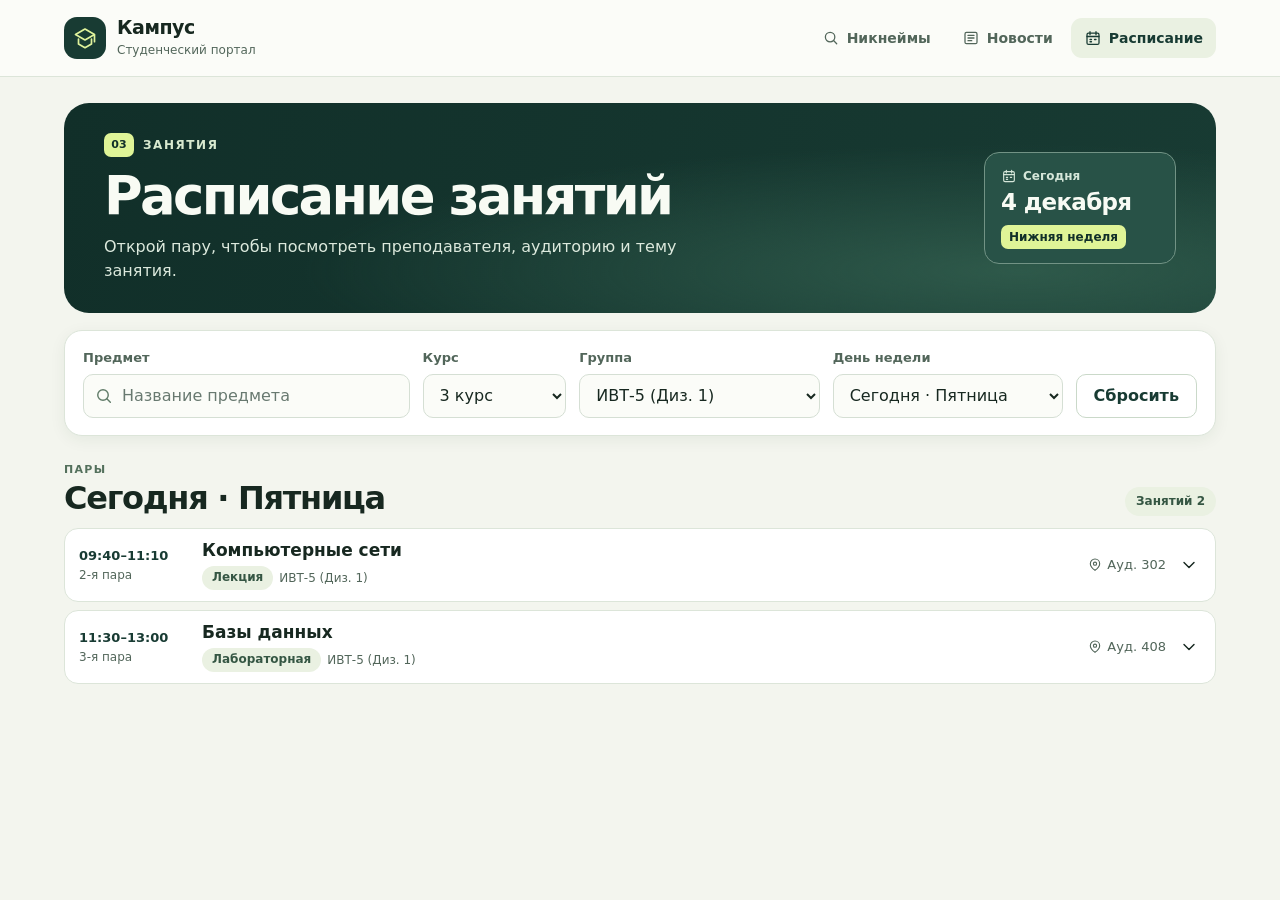
<file: schedule.html>
<!doctype html>
<html lang="ru">
<head>
  <meta charset="utf-8">
  <meta name="viewport" content="width=device-width, initial-scale=1">
  <title>Расписание занятий · Кампус</title>
  <link rel="icon" href="assets/favicon.svg" type="image/svg+xml">
  <link rel="stylesheet" href="assets/styles.css">
  <script type="module" src="js/schedule.js"></script>
</head>
<body>
  <header class="site-header">
    <div class="frame header-inner">
      <a class="brand" href="index.html">
        <img src="assets/favicon.svg" width="42" height="42" alt="">
        <span><strong>Кампус</strong><small>Студенческий портал</small></span>
      </a>
      <nav class="main-nav" aria-label="Разделы сайта">
        <a href="index.html"><svg class="icon" aria-hidden="true"><use href="assets/icons.svg#search"></use></svg>Никнеймы</a>
        <a href="news.html"><svg class="icon" aria-hidden="true"><use href="assets/icons.svg#news"></use></svg>Новости</a>
        <a href="schedule.html" aria-current="page"><svg class="icon" aria-hidden="true"><use href="assets/icons.svg#calendar"></use></svg>Расписание</a>
      </nav>
    </div>
  </header>

  <main class="frame">
    <section class="hero hero--schedule" aria-labelledby="page-title">
      <div class="hero-copy">
        <p class="eyebrow"><span>03</span> Занятия</p>
        <h1 id="page-title">Расписание занятий</h1>
        <p class="hero-description">Открой пару, чтобы посмотреть преподавателя, аудиторию и тему занятия.</p>
      </div>
      <div class="week-card" id="week-card" tabindex="0" aria-describedby="week-number" hidden>
        <span class="week-card-label"><svg class="icon" aria-hidden="true"><use href="assets/icons.svg#calendar"></use></svg> Сегодня</span>
        <time id="today-date"></time>
        <span class="week-parity" id="week-parity"></span>
        <span class="week-number" id="week-number" role="tooltip"></span>
      </div>
    </section>

    <form id="schedule-form" class="toolbar toolbar--schedule" role="search" aria-label="Фильтры расписания">
      <label class="field field--grow">
        <span>Предмет</span>
        <span class="input-wrap">
          <svg class="icon" aria-hidden="true"><use href="assets/icons.svg#search"></use></svg>
          <input id="schedule-query" name="query" type="search" maxlength="120" autocomplete="off" placeholder="Название предмета" disabled>
        </span>
      </label>
      <label class="field">
        <span>Курс</span>
        <select id="schedule-course" name="course" disabled><option value="all">Все курсы</option></select>
      </label>
      <label class="field">
        <span>Группа</span>
        <select id="schedule-group" name="group" disabled><option value="all">Все группы</option></select>
      </label>
      <label class="field">
        <span>День недели</span>
        <select id="schedule-day" name="day" disabled><option value="today">Сегодня</option></select>
      </label>
      <button class="button button--outline" id="reset-schedule" type="reset" disabled>Сбросить</button>
    </form>

    <section class="results" aria-labelledby="schedule-heading">
      <div class="section-bar">
        <div>
          <p class="kicker">Пары</p>
          <h2 id="schedule-heading">Сегодня</h2>
        </div>
        <span class="count-pill" id="schedule-count" hidden></span>
      </div>
      <p class="status" id="schedule-status" role="status" hidden></p>
      <div class="schedule-list" id="schedule-list"></div>
    </section>
    <noscript>Для расписания нужно включить JavaScript.</noscript>
  </main>
</body>
</html>
</file>
<file: assets/styles.css>
:root {
  color-scheme: light;
  --background: #f3f5ee;
  --surface: #fff;
  --ink: #172820;
  --muted: #52665a;
  --line: #dce5d9;
  --pine: #183b33;
  --pine-dark: #112f29;
  --accent: #dff497;
  --soft: #eaf1e2;
  --restored: #e8f5e3;
  --restored-line: #8bba7f;
  --error: #87362d;
  font: 16px/1.5 "Segoe UI", system-ui, sans-serif;
  color: var(--ink);
  background: var(--background);
}

*, *::before, *::after { box-sizing: border-box; }
[hidden] { display: none !important; }
body { margin: 0; min-width: 280px; }
h1, h2, h3, p { margin: 0; }
button, input, select { font: inherit; }
button { color: inherit; }
a { color: inherit; text-decoration: none; }
button, select { cursor: pointer; }
button:disabled, select:disabled { cursor: default; }
:focus-visible { outline: 3px solid #608d44; outline-offset: 3px; }

.icon {
  width: 20px;
  height: 20px;
  flex: none;
  fill: none;
  stroke: currentColor;
  stroke-width: 1.7;
  stroke-linecap: round;
  stroke-linejoin: round;
}

.frame {
  width: min(1152px, calc(100% - 48px));
  margin-inline: auto;
}

.site-header {
  background: #fbfcf8;
  border-bottom: 1px solid var(--line);
}

.header-inner {
  min-height: 76px;
  display: flex;
  align-items: center;
  justify-content: space-between;
  gap: 20px;
}

.brand { display: inline-flex; align-items: center; gap: 11px; }
.brand img { flex: none; }
.brand strong, .brand small { display: block; }
.brand strong { font-size: 19px; line-height: 1.15; letter-spacing: -.025em; }
.brand small { color: var(--muted); font-size: 12px; margin-top: 3px; }

.main-nav { display: flex; align-items: center; gap: 5px; }
.main-nav a {
  display: inline-flex;
  align-items: center;
  justify-content: center;
  gap: 7px;
  min-height: 40px;
  padding: 7px 13px;
  border-radius: 11px;
  color: var(--muted);
  font-size: 14px;
  font-weight: 600;
}
.main-nav a:hover { background: #eef3ea; color: var(--ink); }
.main-nav a[aria-current="page"] { background: var(--soft); color: var(--pine); }
.main-nav .icon { width: 18px; height: 18px; }

main.frame { padding-block: 26px 50px; }

.hero {
  position: relative;
  isolation: isolate;
  display: flex;
  align-items: center;
  justify-content: space-between;
  gap: 26px;
  min-height: 204px;
  padding: 30px 40px;
  border-radius: 25px;
  color: #f8fbf4;
  background: radial-gradient(ellipse at 83% 80%, #2e594a 0, transparent 53%),
              linear-gradient(105deg, var(--pine-dark), var(--pine));
}

.hero--news {
  background: radial-gradient(ellipse at 85% 20%, #38614e 0, transparent 55%),
              linear-gradient(105deg, #172f29, #214439);
}

.hero-copy { min-width: 0; }
.eyebrow {
  display: flex;
  align-items: center;
  gap: 9px;
  font-size: 12px;
  font-weight: 700;
  letter-spacing: .13em;
  text-transform: uppercase;
  color: #d8e9cf;
}

.eyebrow span {
  display: grid;
  place-items: center;
  width: 30px;
  height: 24px;
  border-radius: 7px;
  background: var(--accent);
  color: var(--pine-dark);
  font-size: 11px;
  letter-spacing: .02em;
}

.hero h1 {
  margin-top: 10px;
  font-size: clamp(2rem, 4.4vw, 3.3rem);
  font-weight: 750;
  line-height: 1.08;
  letter-spacing: -.05em;
}

.hero-description {
  margin-top: 11px;
  max-width: 580px;
  font-size: 16px;
  color: #dce9dd;
}

.hero-art { flex: none; width: 278px; height: 144px; }

.toolbar {
  display: grid;
  grid-template-columns: minmax(0, 1fr) minmax(158px, 210px) auto;
  align-items: end;
  gap: 13px;
  margin-top: 17px;
  padding: 17px 18px;
  border: 1px solid var(--line);
  border-radius: 18px;
  background: var(--surface);
  box-shadow: 0 4px 16px #153a2510;
}

.toolbar--schedule {
  grid-template-columns: minmax(0, 1.25fr) minmax(88px, .55fr) minmax(145px, .92fr) minmax(148px, .88fr) auto;
}

.field { display: grid; gap: 6px; min-width: 0; }
.field > span:first-child { font-size: 13px; font-weight: 650; color: var(--muted); }
.field input, .field select {
  width: 100%;
  height: 44px;
  min-width: 0;
  padding: 0 12px;
  border: 1px solid #d5dfd4;
  border-radius: 10px;
  background: #fbfcf8;
  color: var(--ink);
}

.field input::placeholder { color: #687970; opacity: 1; }
.field input:focus, .field select:focus {
  border-color: #729a61;
  outline: 2px solid #c8ddb9;
  outline-offset: 0;
}
.field--restored input, .field--restored select {
  background: var(--restored);
  border-color: var(--restored-line);
}
.input-wrap { position: relative; display: block; }
.input-wrap .icon {
  position: absolute;
  inset: 12px auto auto 11px;
  pointer-events: none;
  color: #617c69;
}
.input-wrap input { padding-left: 38px; }

.button {
  min-height: 44px;
  display: inline-flex;
  align-items: center;
  justify-content: center;
  gap: 8px;
  border: 1px solid transparent;
  border-radius: 10px;
  padding: 9px 17px;
  font-weight: 650;
  line-height: 1.2;
  white-space: nowrap;
}
.button--primary { background: var(--pine); color: #fff; }
.button--primary:hover:not(:disabled) { background: #245447; }
.button--outline { border-color: #cad9c9; background: #fff; color: var(--pine); }
.button--outline:hover:not(:disabled) { border-color: #96b28c; background: #f0f6ec; }
.button:disabled { opacity: .56; }
.button--small { min-height: 38px; padding: 7px 13px; font-size: 14px; }
.icon-button { min-height: 40px; width: 40px; padding: 0; background: var(--soft); }
.icon-button:hover { background: #dcebd4; }

.results { margin-top: 26px; }
.section-bar {
  display: flex;
  align-items: end;
  justify-content: space-between;
  gap: 12px;
  margin-bottom: 12px;
}
.kicker {
  color: #53705c;
  font-size: 11px;
  font-weight: 750;
  letter-spacing: .12em;
  text-transform: uppercase;
}
.section-bar h2 {
  margin-top: 2px;
  font-size: clamp(1.6rem, 3vw, 2rem);
  line-height: 1.13;
  letter-spacing: -.04em;
}
.count-pill, .tag {
  display: inline-flex;
  align-items: center;
  gap: 5px;
  border-radius: 999px;
  padding: 4px 10px;
  background: var(--soft);
  color: #355643;
  font-size: 12px;
  font-weight: 650;
  line-height: 1.3;
}
.count-pill { padding: 7px 11px; font-variant-numeric: tabular-nums; }
.status {
  margin-bottom: 11px;
  padding: 9px 12px;
  border: 1px solid var(--line);
  border-radius: 9px;
  background: #fbfcf8;
  color: var(--muted);
  font-size: 14px;
}
.status--restored { background: var(--restored); border-color: var(--restored-line); color: #31532b; }
.status--error { background: #fff1ed; border-color: #edc7bd; color: var(--error); }
.selection { margin-bottom: 10px; color: #355643; font-size: 14px; font-weight: 650; }
.empty-state {
  padding: 24px;
  border: 1px solid var(--line);
  border-radius: 13px;
  background: #fff;
  color: var(--muted);
  text-align: center;
}

.nickname-list {
  display: grid;
  gap: 7px;
  margin: 0;
  padding: 0;
  list-style: none;
}
.nickname-row {
  display: flex;
  align-items: center;
  gap: 13px;
  min-height: 64px;
  padding: 10px 13px;
  border: 1px solid var(--line);
  border-radius: 13px;
  background: var(--surface);
}
.nickname-row--selected { border-color: #84a579; box-shadow: inset 0 0 0 1px #84a579; }
.avatar {
  display: grid;
  place-items: center;
  flex: none;
  width: 39px;
  height: 39px;
  border-radius: 10px;
  background: #e6efda;
  color: #345631;
  font-size: 13px;
  font-weight: 750;
}
.avatar[data-tone="1"] { background: #efe9da; color: #645229; }
.avatar[data-tone="2"] { background: #e3eee9; color: #295d4c; }
.avatar[data-tone="3"] { background: #eeebf6; color: #574472; }
.nickname-info { flex: 1; min-width: 0; }
.nickname-name { font-size: 16px; font-weight: 700; overflow-wrap: anywhere; }
.nickname-category { color: var(--muted); font-size: 13px; }
.list-footer { display: flex; justify-content: center; padding-top: 15px; }
.from-cookie { background: #f1f9ed; border-color: #afd1a6; box-shadow: inset 3px 0 #8bba7f; }

.news-list { display: grid; grid-template-columns: repeat(2, minmax(0, 1fr)); gap: 12px; }
.news-list > .empty-state { grid-column: 1 / -1; }
.news-card {
  display: flex;
  flex-direction: column;
  min-width: 0;
  gap: 8px;
  padding: 18px;
  border: 1px solid var(--line);
  border-radius: 15px;
  background: var(--surface);
}
.news-card.from-cookie { background: #f1f9ed; border-color: #afd1a6; }
.news-card:first-child { grid-column: 1 / -1; }
.article-meta { display: flex; align-items: center; flex-wrap: wrap; gap: 10px; }
.article-meta time { color: var(--muted); font-size: 13px; }
.news-card h3 { font-size: 20px; line-height: 1.25; letter-spacing: -.025em; overflow-wrap: anywhere; }
.news-card:first-child h3 { font-size: 24px; }
.news-summary { color: var(--muted); overflow-wrap: anywhere; }
.news-card .button { align-self: flex-start; margin-top: auto; }

.pagination { display: flex; justify-content: center; flex-wrap: wrap; gap: 7px; padding-top: 18px; }
.pagination .button { min-width: 40px; min-height: 40px; padding: 7px 11px; }
.pagination .button[aria-current="page"] { background: var(--pine); color: #fff; border-color: var(--pine); }

.news-dialog {
  width: min(660px, calc(100% - 28px));
  max-height: calc(100dvh - 32px);
  border: 1px solid var(--line);
  border-radius: 20px;
  padding: 23px;
  background: var(--surface);
  color: var(--ink);
  box-shadow: 0 22px 60px #142d2366;
}
.news-dialog::backdrop { background: #10271db0; }
.dialog-top { display: flex; align-items: center; justify-content: space-between; gap: 16px; margin-bottom: 12px; }
.news-dialog h2 { margin-block: 9px 13px; font-size: clamp(1.6rem, 4vw, 2rem); line-height: 1.17; letter-spacing: -.035em; }
.article-body { display: grid; gap: 11px; color: #31483b; overflow-wrap: anywhere; }

.week-card {
  position: relative;
  display: grid;
  flex: none;
  gap: 4px;
  min-width: 192px;
  padding: 14px 16px;
  border: 1px solid #729385;
  border-radius: 15px;
  background: #285247;
}
.week-card-label { display: flex; align-items: center; gap: 6px; color: #d5e6d9; font-size: 12px; font-weight: 650; }
.week-card-label .icon { width: 16px; height: 16px; }
.week-card time { font-size: 23px; font-weight: 700; letter-spacing: -.03em; line-height: 1.15; }
.week-parity {
  justify-self: start;
  margin-top: 5px;
  padding: 3px 8px;
  border-radius: 7px;
  color: var(--pine-dark);
  background: var(--accent);
  font-size: 12px;
  font-weight: 700;
}
.week-number {
  position: absolute;
  z-index: 1;
  top: calc(100% + 5px);
  right: 0;
  padding: 7px 10px;
  border-radius: 8px;
  color: #fff;
  background: var(--pine-dark);
  box-shadow: 0 4px 12px #17282035;
  font-size: 13px;
  white-space: nowrap;
  visibility: hidden;
}
.week-card:hover .week-number, .week-card:focus .week-number { visibility: visible; }

.schedule-list { display: grid; gap: 8px; }
.lesson {
  overflow: hidden;
  border: 1px solid var(--line);
  border-radius: 14px;
  background: var(--surface);
}
.lesson[open] { border-color: #a9bfa5; }
.lesson summary {
  display: grid;
  grid-template-columns: 110px minmax(0, 1fr) auto 22px;
  align-items: center;
  gap: 13px;
  min-height: 70px;
  padding: 11px 14px;
  cursor: pointer;
  list-style: none;
}
.lesson summary:focus-visible { outline-offset: -3px; }
.lesson summary::-webkit-details-marker { display: none; }
.lesson summary:hover { background: #f9fbf6; }
.lesson-clock { color: var(--pine); font-size: 13px; font-weight: 700; font-variant-numeric: tabular-nums; }
.lesson-clock small { display: block; color: var(--muted); font-size: 12px; font-weight: 500; }
.lesson-subject { display: block; font-size: 17px; font-weight: 700; line-height: 1.25; overflow-wrap: anywhere; }
.lesson-meta { display: flex; align-items: center; flex-wrap: wrap; gap: 6px; margin-top: 5px; color: var(--muted); font-size: 12px; }
.lesson-room { display: inline-flex; align-items: center; gap: 4px; color: var(--muted); font-size: 13px; }
.lesson-room .icon { width: 16px; height: 16px; }
.lesson[open] .lesson-chevron { transform: rotate(180deg); }
.lesson-details { padding: 14px 17px 16px; border-top: 1px solid var(--line); background: #f9fbf7; }
.lesson-details dl { display: grid; grid-template-columns: repeat(3, minmax(0, 1fr)); gap: 13px; margin: 0; }
.lesson-details dt { color: var(--muted); font-size: 12px; }
.lesson-details dd { margin: 2px 0 0; font-size: 15px; font-weight: 600; overflow-wrap: anywhere; }
.lesson-topic { margin-top: 12px; color: #334d3f; font-size: 14px; }

@media (max-width: 900px) {
  .toolbar--schedule { grid-template-columns: repeat(2, minmax(0, 1fr)); }
  .toolbar--schedule > button { justify-self: start; }
  .hero-art { width: 230px; height: 135px; }
}

@media (max-width: 640px) {
  .frame { width: calc(100% - 28px); }
  .header-inner { align-items: start; flex-direction: column; gap: 9px; padding-block: 11px; }
  .main-nav { width: 100%; }
  .main-nav a { flex: 1; padding-inline: 5px; font-size: 13px; }
  .main-nav .icon { width: 16px; height: 16px; }
  main.frame { padding-top: 16px; }
  .hero { min-height: auto; padding: 21px 18px; border-radius: 18px; }
  .hero-description { margin-top: 8px; font-size: 14px; }
  .hero-art { display: none; }
  .hero--schedule { align-items: stretch; flex-direction: column; gap: 15px; }
  .week-card { align-self: start; min-width: 165px; padding: 10px 12px; }
  .week-card time { font-size: 20px; }
  .toolbar { grid-template-columns: minmax(0, 1fr) auto; padding: 13px; gap: 11px; }
  .toolbar .field--grow { grid-column: 1 / -1; }
  .toolbar--schedule { grid-template-columns: repeat(2, minmax(0, 1fr)); }
  .toolbar--schedule > button { justify-self: stretch; }
  .results { margin-top: 21px; }
  .news-list { grid-template-columns: minmax(0, 1fr); }
  .news-card, .news-dialog { padding: 15px; }
  .news-card:first-child h3 { font-size: 20px; }
  .lesson summary { grid-template-columns: 80px minmax(0, 1fr) 19px; gap: 9px; padding-inline: 10px; }
  .lesson-clock { font-size: 12px; }
  .lesson-room { display: none; }
  .lesson-subject { font-size: 15px; }
  .lesson-details dl { grid-template-columns: repeat(2, minmax(0, 1fr)); }
}
</file>
